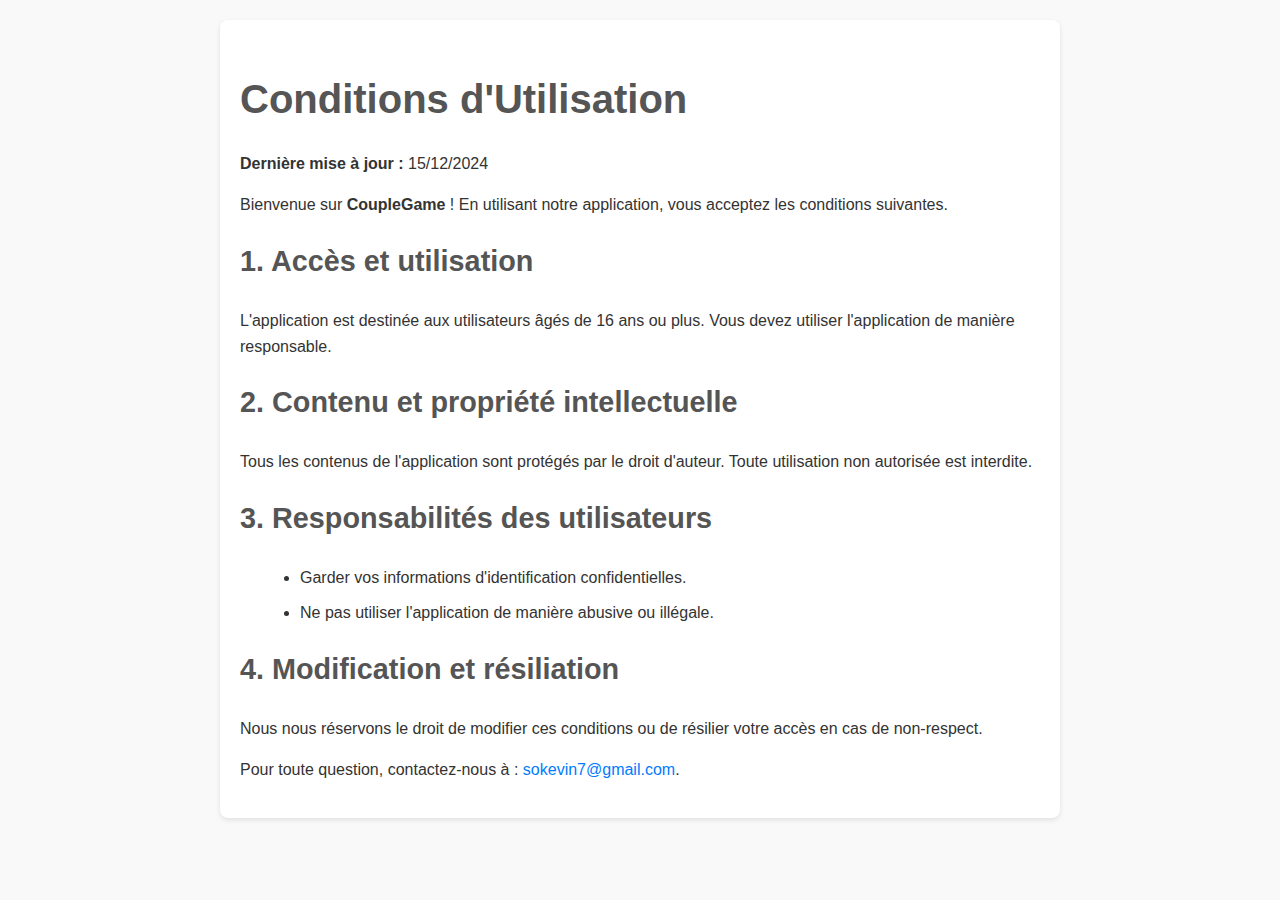
<file: conditions.html>
<!DOCTYPE html>
<html lang="fr">
  <head>
    <meta charset="UTF-8" />
    <meta name="viewport" content="width=device-width, initial-scale=1.0" />
    <meta
      name="description"
      content="Conditions d'utilisation de l'application CoupleGame. Découvrez les règles d'utilisation et les responsabilités des utilisateurs."
    />
    <title>Conditions d'Utilisation | Couple Game</title>
    <style>
      body {
        font-family: Arial, sans-serif;
        line-height: 1.6;
        margin: 0;
        padding: 0;
        background-color: #f9f9f9;
        color: #333;
      }
      .container {
        max-width: 800px;
        margin: 20px auto;
        padding: 20px;
        background: #fff;
        box-shadow: 0 2px 5px rgba(0, 0, 0, 0.1);
        border-radius: 8px;
      }
      h1,
      h2 {
        color: #555;
      }
      h1 {
        font-size: 2.5rem;
        margin-bottom: 20px;
      }
      h2 {
        font-size: 1.8rem;
        margin-top: 20px;
      }
      ul {
        margin: 10px 0 20px 20px;
      }
      ul li {
        margin-bottom: 10px;
      }
      p {
        margin-bottom: 15px;
      }
      a {
        color: #007bff;
        text-decoration: none;
      }
      a:hover {
        text-decoration: underline;
      }
    </style>
  </head>
  <body>
    <div class="container">
      <h1>Conditions d'Utilisation</h1>
      <p><strong>Dernière mise à jour :</strong> 15/12/2024</p>
      <p>
        Bienvenue sur <strong>CoupleGame</strong> ! En utilisant notre
        application, vous acceptez les conditions suivantes.
      </p>

      <h2>1. Accès et utilisation</h2>
      <p>
        L'application est destinée aux utilisateurs âgés de 16 ans ou plus. Vous
        devez utiliser l'application de manière responsable.
      </p>

      <h2>2. Contenu et propriété intellectuelle</h2>
      <p>
        Tous les contenus de l'application sont protégés par le droit d'auteur.
        Toute utilisation non autorisée est interdite.
      </p>

      <h2>3. Responsabilités des utilisateurs</h2>
      <ul>
        <li>Garder vos informations d'identification confidentielles.</li>
        <li>Ne pas utiliser l'application de manière abusive ou illégale.</li>
      </ul>

      <h2>4. Modification et résiliation</h2>
      <p>
        Nous nous réservons le droit de modifier ces conditions ou de résilier
        votre accès en cas de non-respect.
      </p>

      <p>
        Pour toute question, contactez-nous à :
        <a href="mailto:sokevin7@gmail.com">sokevin7@gmail.com</a>.
      </p>
    </div>
  </body>
</html>
</file>
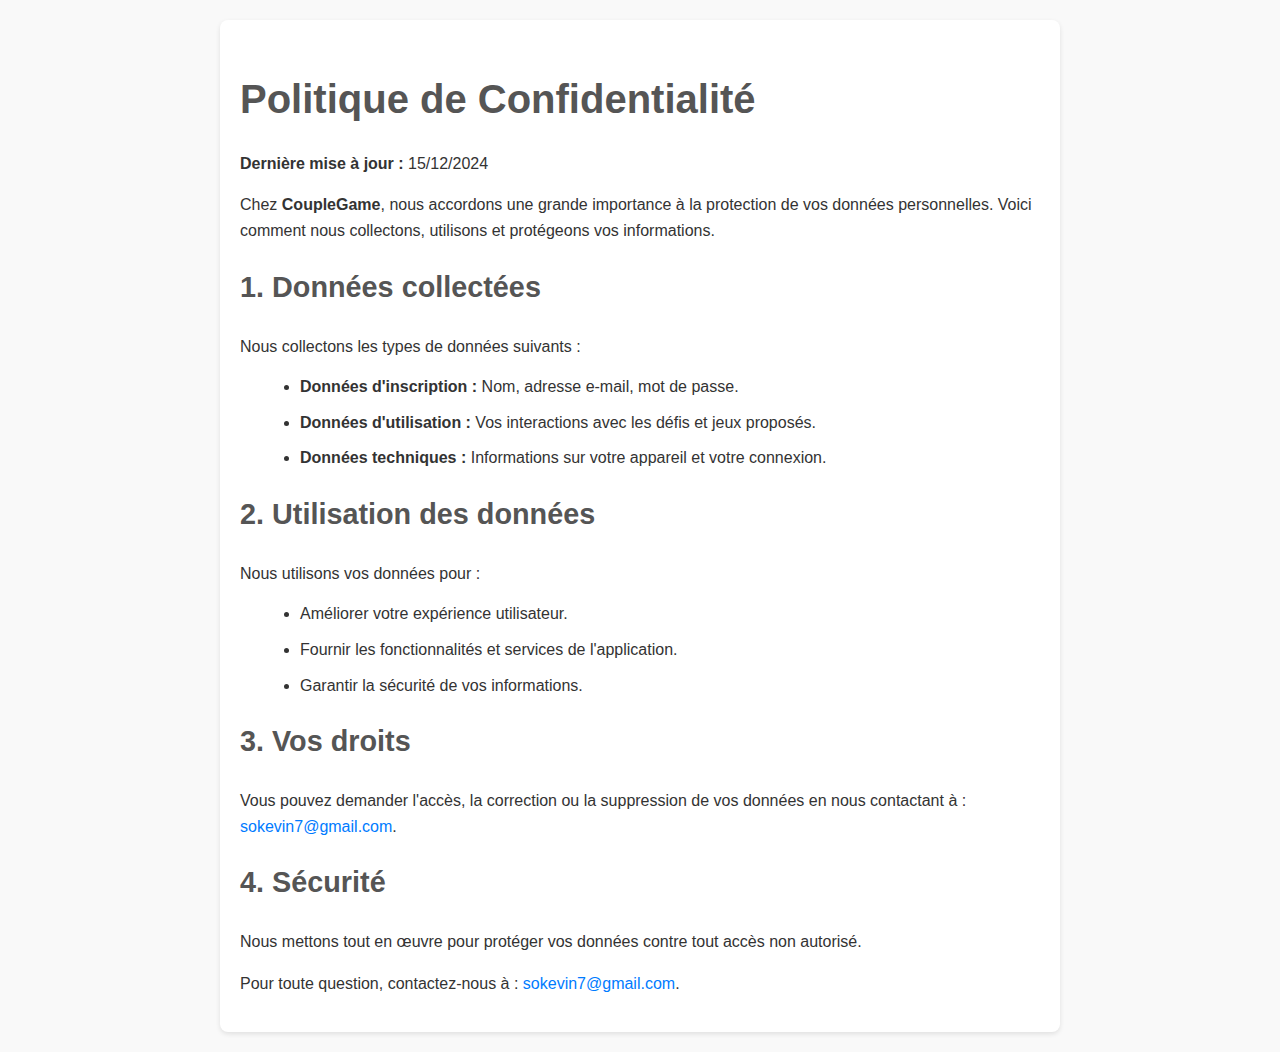
<file: politique.html>
<!DOCTYPE html>
<html lang="fr">
  <head>
    <meta charset="UTF-8" />
    <meta name="viewport" content="width=device-width, initial-scale=1.0" />
    <meta
      name="description"
      content="Politique de confidentialité de l'application CoupleGame. Découvrez comment nous collectons, utilisons et protégeons vos données personnelles."
    />
    <title>Politique de Confidentialité | Couple Game</title>
    <style>
      body {
        font-family: Arial, sans-serif;
        line-height: 1.6;
        margin: 0;
        padding: 0;
        background-color: #f9f9f9;
        color: #333;
      }
      .container {
        max-width: 800px;
        margin: 20px auto;
        padding: 20px;
        background: #fff;
        box-shadow: 0 2px 5px rgba(0, 0, 0, 0.1);
        border-radius: 8px;
      }
      h1,
      h2,
      h3 {
        color: #555;
      }
      h1 {
        font-size: 2.5rem;
        margin-bottom: 20px;
      }
      h2 {
        font-size: 1.8rem;
        margin-top: 20px;
      }
      ul {
        margin: 10px 0 20px 20px;
      }
      ul li {
        margin-bottom: 10px;
      }
      p {
        margin-bottom: 15px;
      }
      a {
        color: #007bff;
        text-decoration: none;
      }
      a:hover {
        text-decoration: underline;
      }
    </style>
  </head>
  <body>
    <div class="container">
      <h1>Politique de Confidentialité</h1>
      <p><strong>Dernière mise à jour :</strong> 15/12/2024</p>
      <p>
        Chez <strong>CoupleGame</strong>, nous accordons une grande importance à
        la protection de vos données personnelles. Voici comment nous
        collectons, utilisons et protégeons vos informations.
      </p>

      <h2>1. Données collectées</h2>
      <p>Nous collectons les types de données suivants :</p>
      <ul>
        <li>
          <strong>Données d'inscription :</strong> Nom, adresse e-mail, mot de
          passe.
        </li>
        <li>
          <strong>Données d'utilisation :</strong> Vos interactions avec les
          défis et jeux proposés.
        </li>
        <li>
          <strong>Données techniques :</strong> Informations sur votre appareil
          et votre connexion.
        </li>
      </ul>

      <h2>2. Utilisation des données</h2>
      <p>Nous utilisons vos données pour :</p>
      <ul>
        <li>Améliorer votre expérience utilisateur.</li>
        <li>Fournir les fonctionnalités et services de l'application.</li>
        <li>Garantir la sécurité de vos informations.</li>
      </ul>

      <h2>3. Vos droits</h2>
      <p>
        Vous pouvez demander l'accès, la correction ou la suppression de vos
        données en nous contactant à :
        <a href="mailto:sokevin7@gmail.com">sokevin7@gmail.com</a>.
      </p>

      <h2>4. Sécurité</h2>
      <p>
        Nous mettons tout en œuvre pour protéger vos données contre tout accès
        non autorisé.
      </p>

      <p>
        Pour toute question, contactez-nous à :
        <a href="mailto:sokevin7@gmail.com">sokevin7@gmail.com</a>.
      </p>
    </div>
  </body>
</html>
</file>
